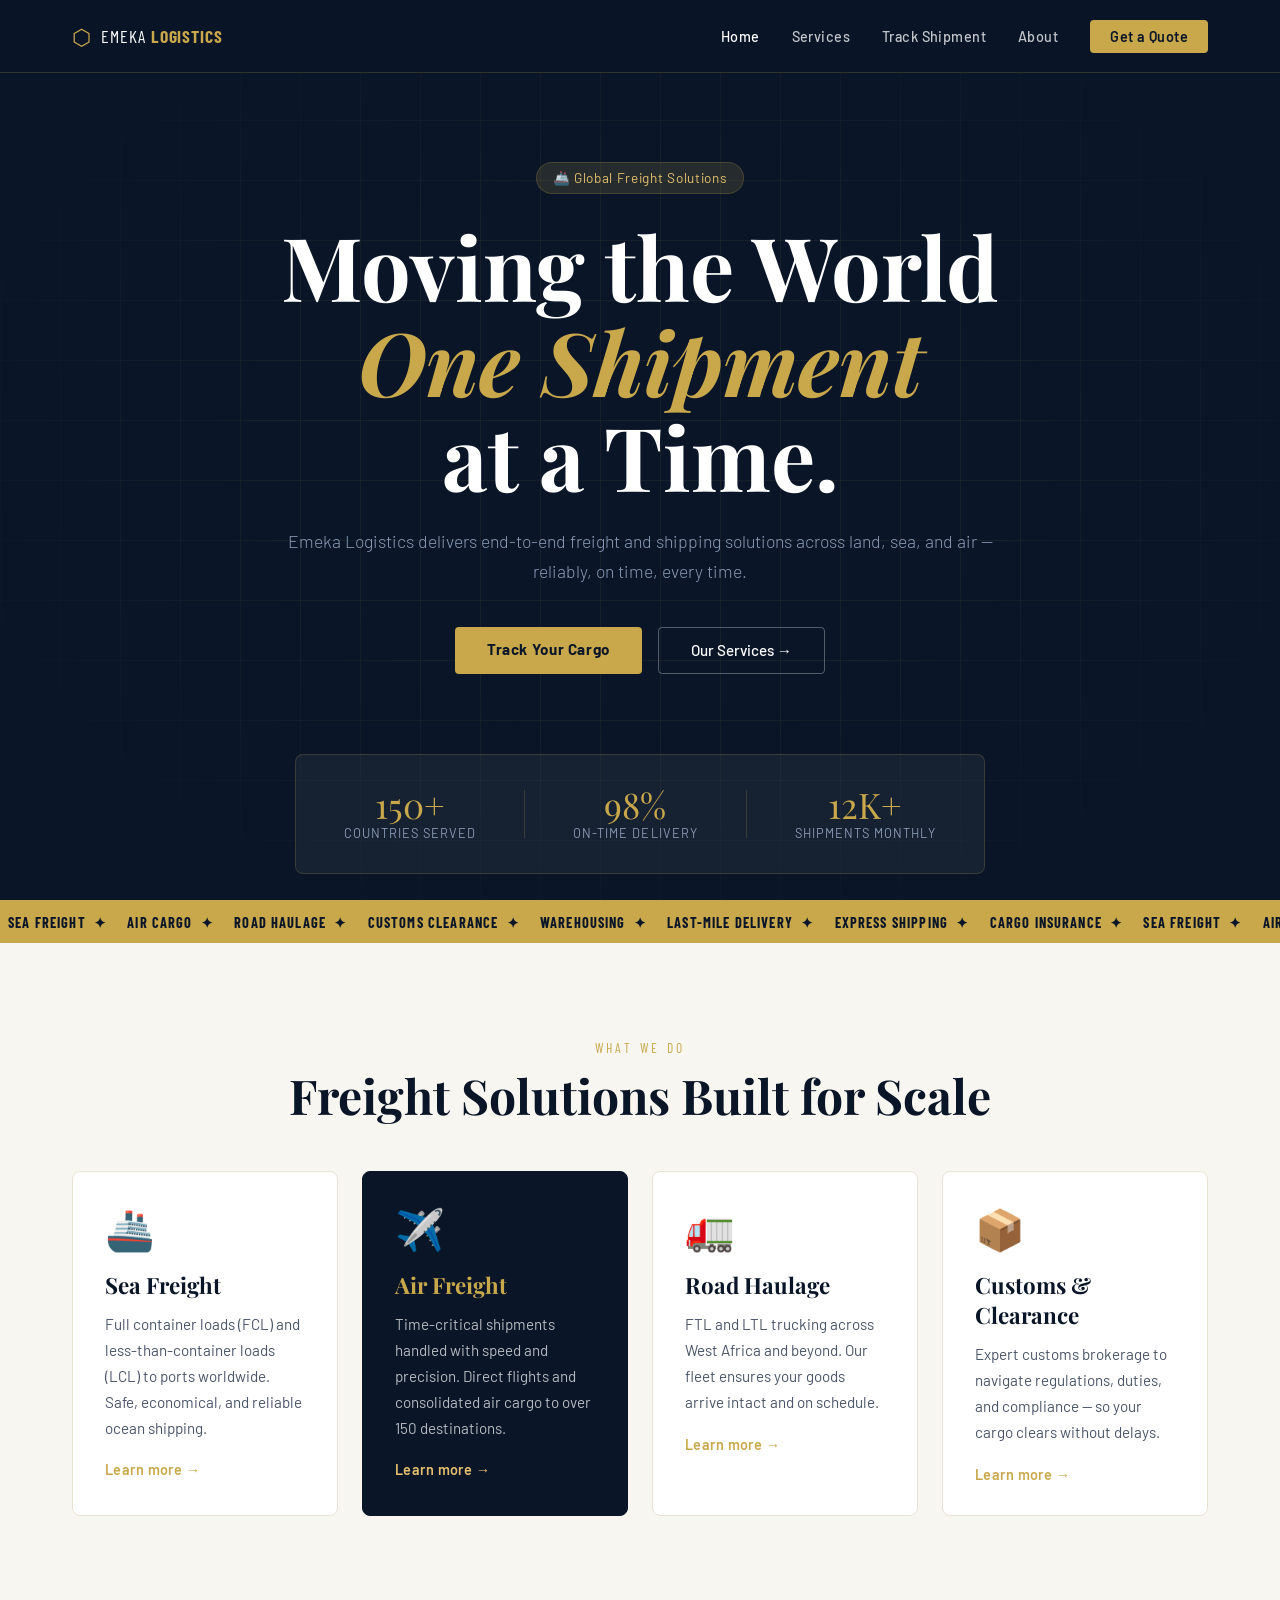
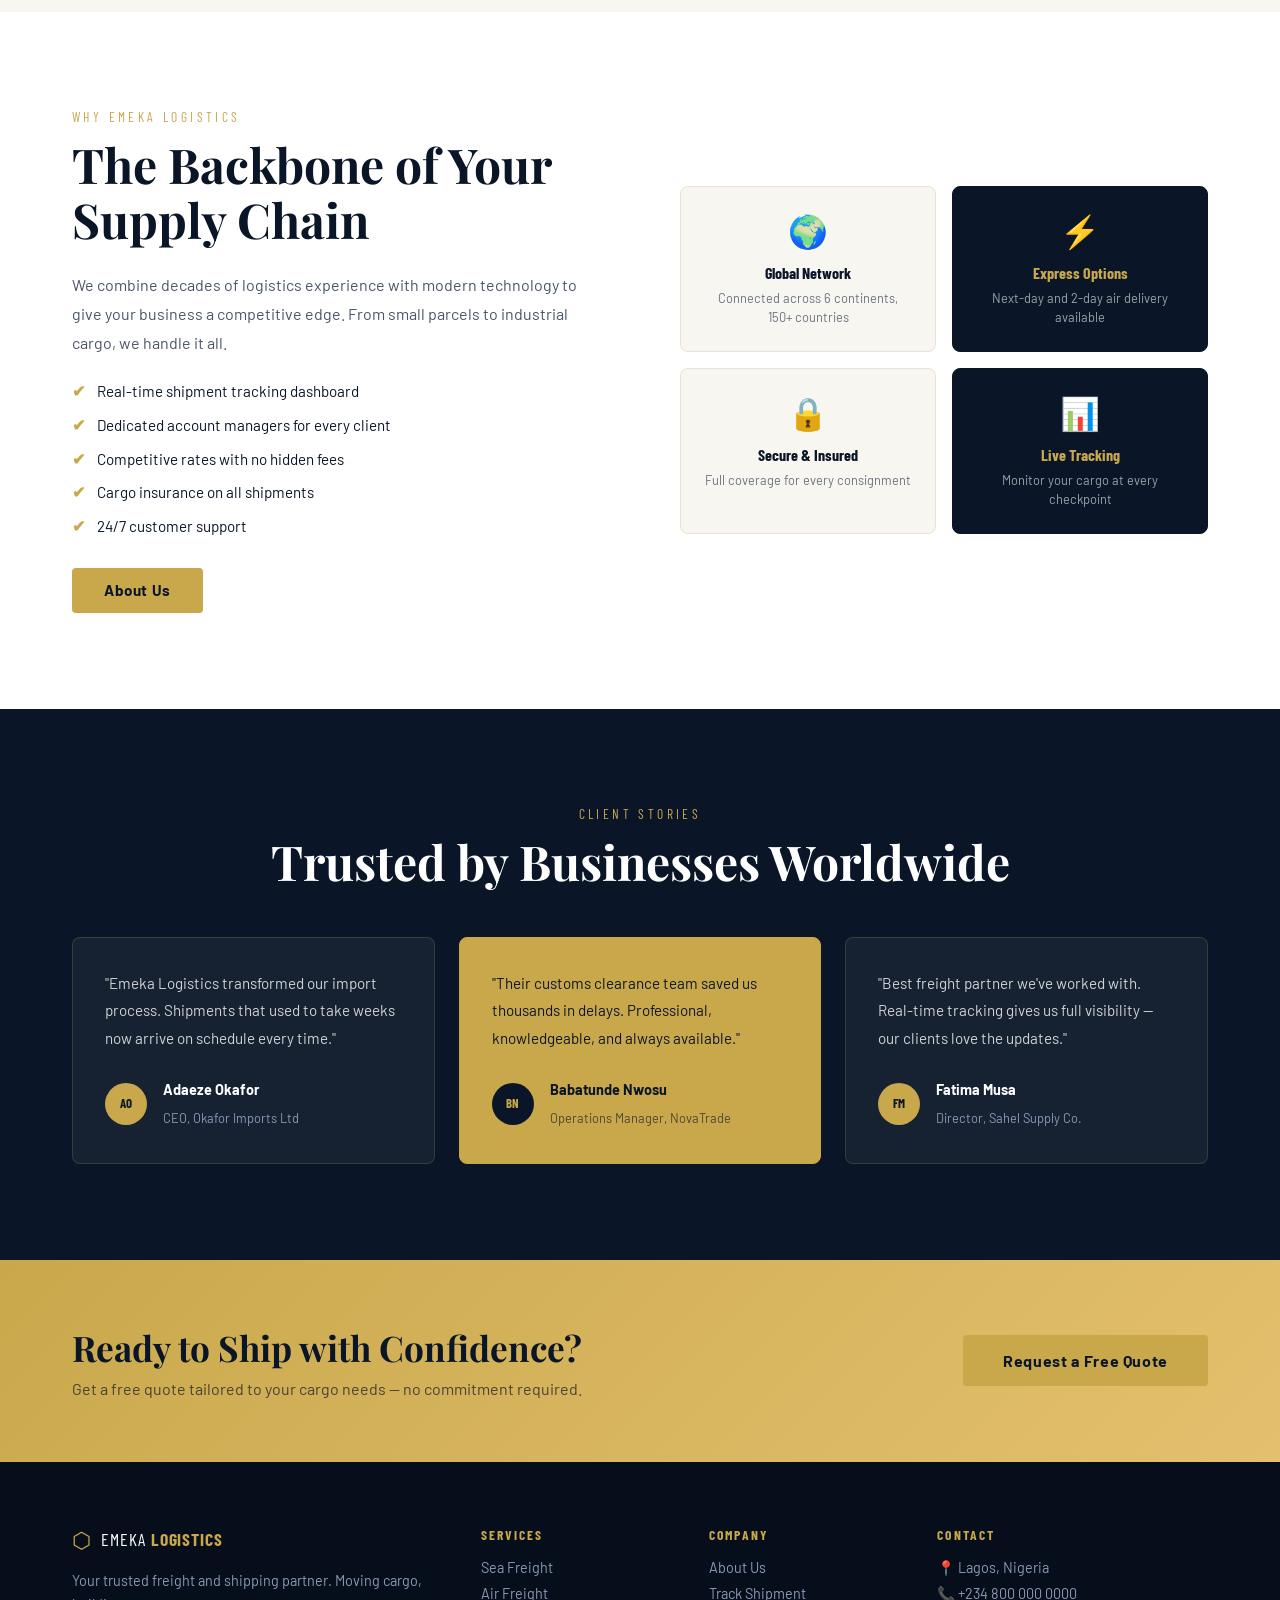
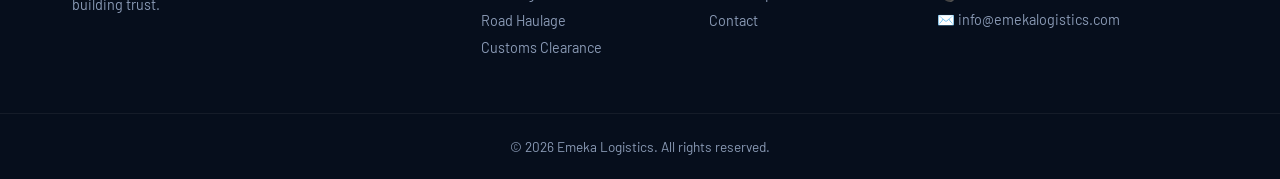
<file: index.html>
<!DOCTYPE html>
<html lang="en">
<head>
  <meta charset="UTF-8" />
  <meta name="viewport" content="width=device-width, initial-scale=1.0" />
  <title>Emeka Logistics — Freight & Shipping Solutions</title>
  <link rel="stylesheet" href="css/style.css" />
  <link rel="preconnect" href="https://fonts.googleapis.com" />
  <link rel="preconnect" href="https://fonts.gstatic.com" crossorigin />
  <link href="https://fonts.googleapis.com/css2?family=Playfair+Display:wght@700;900&family=Barlow:wght@300;400;500;600&family=Barlow+Condensed:wght@600;700&display=swap" rel="stylesheet" />
</head>
<body>

  <header class="navbar">
    <div class="nav-inner">
      <a href="index.html" class="logo">
        <span class="logo-icon">⬡</span>
        <span class="logo-text">EMEKA <strong>LOGISTICS</strong></span>
      </a>
      <nav class="nav-links">
        <a href="index.html" class="active">Home</a>
        <a href="services.html">Services</a>
        <a href="tracking.html">Track Shipment</a>
        <a href="about.html">About</a>
        <a href="contact.html" class="btn-nav">Get a Quote</a>
      </nav>
      <button class="hamburger" id="hamburger" aria-label="Toggle menu">
        <span></span><span></span><span></span>
      </button>
    </div>
  </header>

  <section class="hero">
    <div class="hero-bg-grid"></div>
    <div class="hero-content">
      <div class="hero-badge">🚢 Global Freight Solutions</div>
      <h1 class="hero-title">
        Moving the World<br />
        <em>One Shipment</em><br />
        at a Time.
      </h1>
      <p class="hero-sub">
        Emeka Logistics delivers end-to-end freight and shipping solutions across land, sea, and air — reliably, on time, every time.
      </p>
      <div class="hero-cta">
        <a href="tracking.html" class="btn-primary">Track Your Cargo</a>
        <a href="services.html" class="btn-ghost">Our Services →</a>
      </div>
    </div>
    <div class="hero-stats">
      <div class="stat"><span class="stat-num">150+</span><span class="stat-label">Countries Served</span></div>
      <div class="stat-divider"></div>
      <div class="stat"><span class="stat-num">98%</span><span class="stat-label">On-Time Delivery</span></div>
      <div class="stat-divider"></div>
      <div class="stat"><span class="stat-num">12K+</span><span class="stat-label">Shipments Monthly</span></div>
    </div>
  </section>

  <div class="ticker-wrap">
    <div class="ticker">
      <span>Sea Freight &nbsp;✦&nbsp;</span>
      <span>Air Cargo &nbsp;✦&nbsp;</span>
      <span>Road Haulage &nbsp;✦&nbsp;</span>
      <span>Customs Clearance &nbsp;✦&nbsp;</span>
      <span>Warehousing &nbsp;✦&nbsp;</span>
      <span>Last-Mile Delivery &nbsp;✦&nbsp;</span>
      <span>Express Shipping &nbsp;✦&nbsp;</span>
      <span>Cargo Insurance &nbsp;✦&nbsp;</span>
      <span>Sea Freight &nbsp;✦&nbsp;</span>
      <span>Air Cargo &nbsp;✦&nbsp;</span>
      <span>Road Haulage &nbsp;✦&nbsp;</span>
      <span>Customs Clearance &nbsp;✦&nbsp;</span>
    </div>
  </div>

  <section class="services-preview section">
    <div class="container">
      <div class="section-label">What We Do</div>
      <h2 class="section-title">Freight Solutions Built for Scale</h2>
      <div class="services-grid">
        <div class="service-card">
          <div class="service-icon">🚢</div>
          <h3>Sea Freight</h3>
          <p>Full container loads (FCL) and less-than-container loads (LCL) to ports worldwide. Safe, economical, and reliable ocean shipping.</p>
          <a href="services.html" class="card-link">Learn more →</a>
        </div>
        <div class="service-card featured">
          <div class="service-icon">✈️</div>
          <h3>Air Freight</h3>
          <p>Time-critical shipments handled with speed and precision. Direct flights and consolidated air cargo to over 150 destinations.</p>
          <a href="services.html" class="card-link">Learn more →</a>
        </div>
        <div class="service-card">
          <div class="service-icon">🚛</div>
          <h3>Road Haulage</h3>
          <p>FTL and LTL trucking across West Africa and beyond. Our fleet ensures your goods arrive intact and on schedule.</p>
          <a href="services.html" class="card-link">Learn more →</a>
        </div>
        <div class="service-card">
          <div class="service-icon">📦</div>
          <h3>Customs & Clearance</h3>
          <p>Expert customs brokerage to navigate regulations, duties, and compliance — so your cargo clears without delays.</p>
          <a href="services.html" class="card-link">Learn more →</a>
        </div>
      </div>
    </div>
  </section>

  <section class="why-us section">
    <div class="container why-grid">
      <div class="why-text">
        <div class="section-label">Why Emeka Logistics</div>
        <h2 class="section-title">The Backbone of Your Supply Chain</h2>
        <p>We combine decades of logistics experience with modern technology to give your business a competitive edge. From small parcels to industrial cargo, we handle it all.</p>
        <ul class="why-list">
          <li><span class="check">✔</span> Real-time shipment tracking dashboard</li>
          <li><span class="check">✔</span> Dedicated account managers for every client</li>
          <li><span class="check">✔</span> Competitive rates with no hidden fees</li>
          <li><span class="check">✔</span> Cargo insurance on all shipments</li>
          <li><span class="check">✔</span> 24/7 customer support</li>
        </ul>
        <a href="about.html" class="btn-primary" style="margin-top:2rem;display:inline-block;">About Us</a>
      </div>
      <div class="why-visual">
        <div class="visual-card">
          <div class="visual-icon">🌍</div>
          <p class="visual-label">Global Network</p>
          <p class="visual-sub">Connected across 6 continents, 150+ countries</p>
        </div>
        <div class="visual-card gold">
          <div class="visual-icon">⚡</div>
          <p class="visual-label">Express Options</p>
          <p class="visual-sub">Next-day and 2-day air delivery available</p>
        </div>
        <div class="visual-card">
          <div class="visual-icon">🔒</div>
          <p class="visual-label">Secure & Insured</p>
          <p class="visual-sub">Full coverage for every consignment</p>
        </div>
        <div class="visual-card gold">
          <div class="visual-icon">📊</div>
          <p class="visual-label">Live Tracking</p>
          <p class="visual-sub">Monitor your cargo at every checkpoint</p>
        </div>
      </div>
    </div>
  </section>

  <section class="testimonials section">
    <div class="container">
      <div class="section-label">Client Stories</div>
      <h2 class="section-title">Trusted by Businesses Worldwide</h2>
      <div class="testi-grid">
        <div class="testi-card">
          <p>"Emeka Logistics transformed our import process. Shipments that used to take weeks now arrive on schedule every time."</p>
          <div class="testi-author">
            <div class="avatar">AO</div>
            <div><strong>Adaeze Okafor</strong><br /><small>CEO, Okafor Imports Ltd</small></div>
          </div>
        </div>
        <div class="testi-card featured">
          <p>"Their customs clearance team saved us thousands in delays. Professional, knowledgeable, and always available."</p>
          <div class="testi-author">
            <div class="avatar">BN</div>
            <div><strong>Babatunde Nwosu</strong><br /><small>Operations Manager, NovaTrade</small></div>
          </div>
        </div>
        <div class="testi-card">
          <p>"Best freight partner we've worked with. Real-time tracking gives us full visibility — our clients love the updates."</p>
          <div class="testi-author">
            <div class="avatar">FM</div>
            <div><strong>Fatima Musa</strong><br /><small>Director, Sahel Supply Co.</small></div>
          </div>
        </div>
      </div>
    </div>
  </section>

  <section class="cta-banner">
    <div class="container cta-inner">
      <div>
        <h2>Ready to Ship with Confidence?</h2>
        <p>Get a free quote tailored to your cargo needs — no commitment required.</p>
      </div>
      <a href="contact.html" class="btn-primary btn-large">Request a Free Quote</a>
    </div>
  </section>

  <footer class="footer">
    <div class="container footer-grid">
      <div class="footer-brand">
        <div class="logo">
          <span class="logo-icon">⬡</span>
          <span class="logo-text">EMEKA <strong>LOGISTICS</strong></span>
        </div>
        <p>Your trusted freight and shipping partner. Moving cargo, building trust.</p>
      </div>
      <div class="footer-col">
        <h4>Services</h4>
        <a href="services.html">Sea Freight</a>
        <a href="services.html">Air Freight</a>
        <a href="services.html">Road Haulage</a>
        <a href="services.html">Customs Clearance</a>
      </div>
      <div class="footer-col">
        <h4>Company</h4>
        <a href="about.html">About Us</a>
        <a href="tracking.html">Track Shipment</a>
        <a href="contact.html">Contact</a>
      </div>
      <div class="footer-col">
        <h4>Contact</h4>
        <p>📍 Lagos, Nigeria</p>
        <p>📞 +234 800 000 0000</p>
        <p>✉️ info@emekalogistics.com</p>
      </div>
    </div>
    <div class="footer-bottom">
      <p>© 2026 Emeka Logistics. All rights reserved.</p>
    </div>
  </footer>

  <script src="js/main.js"></script>
</body>
</html>
</file>
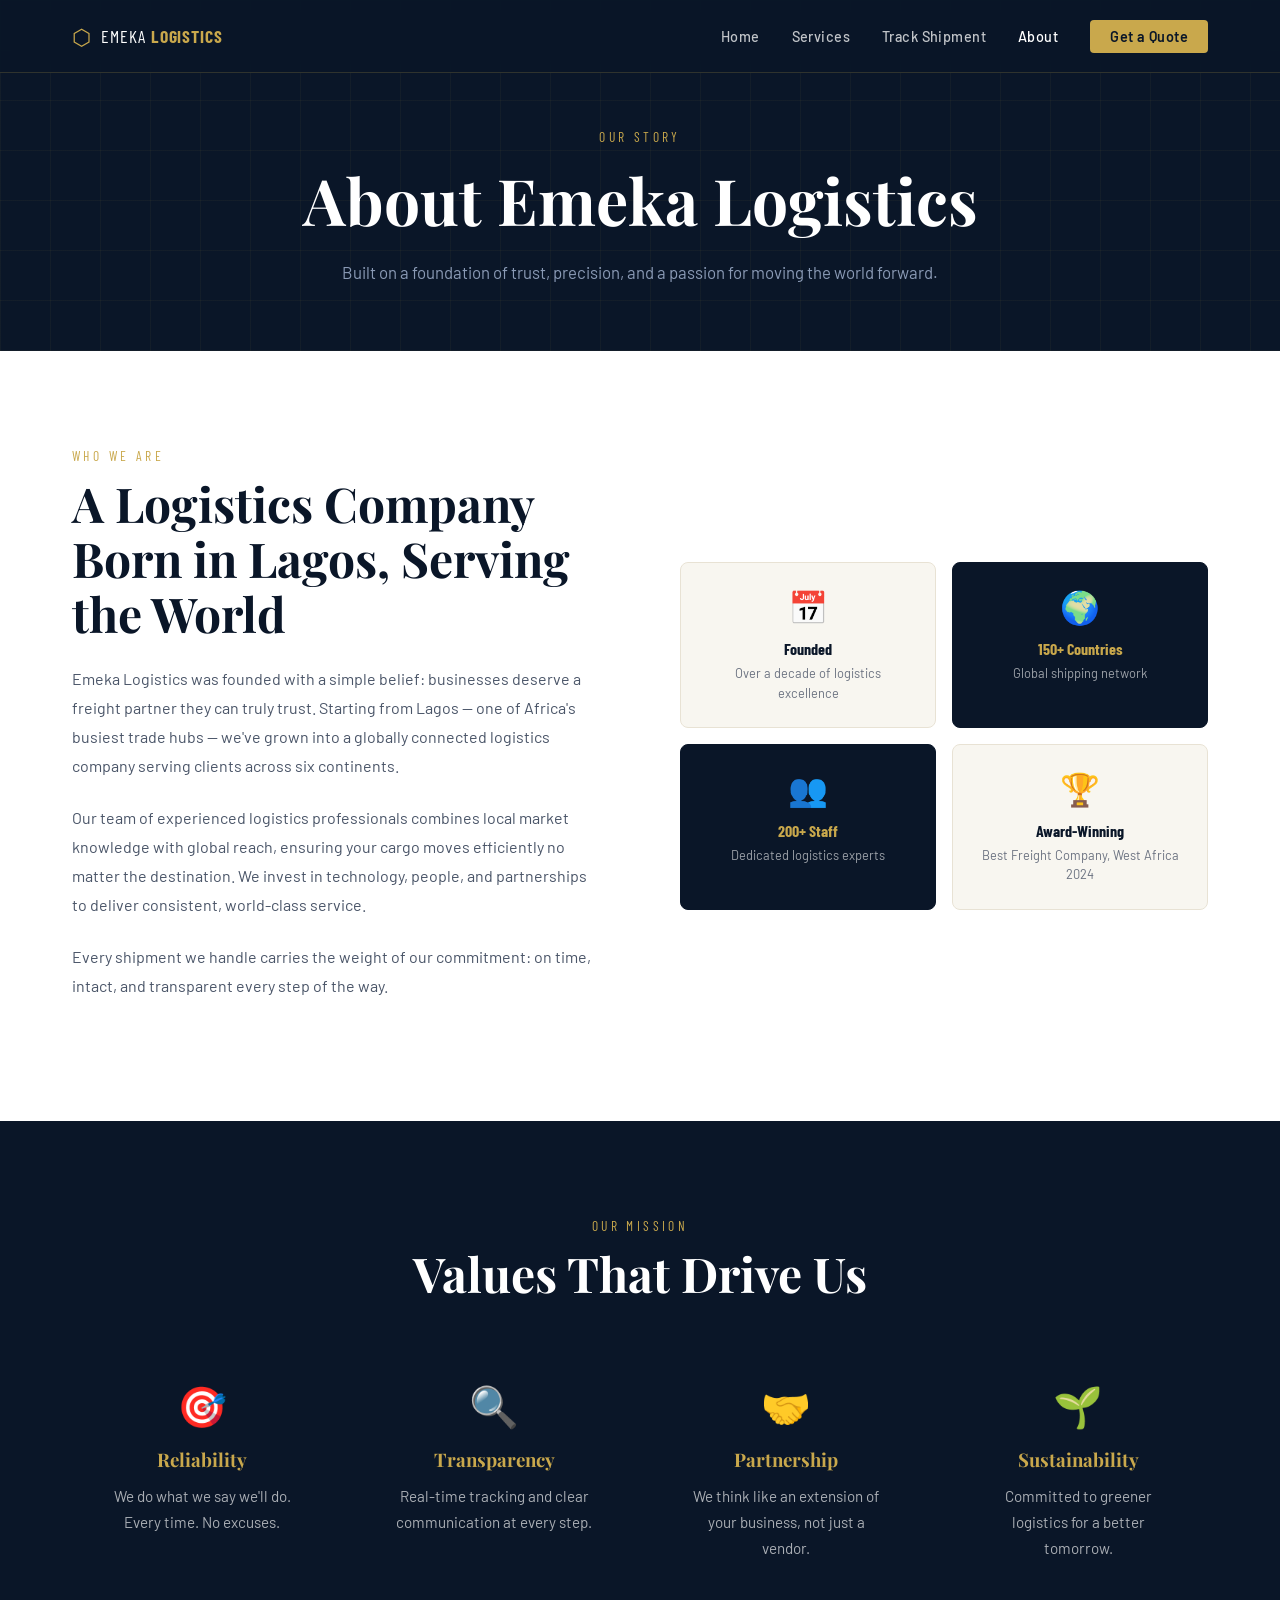
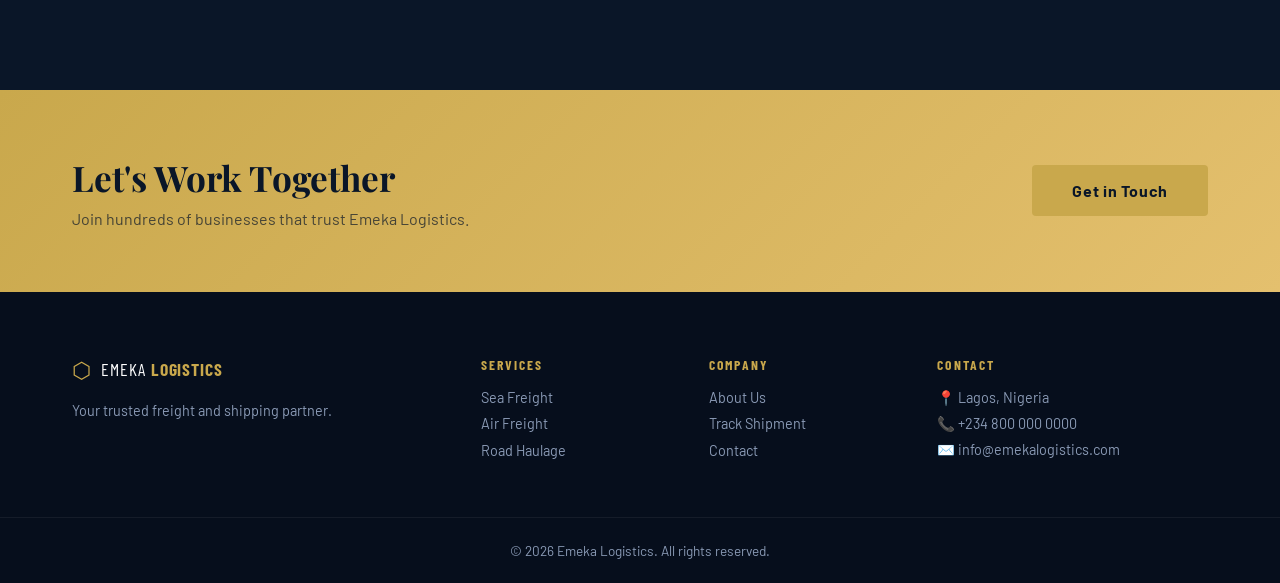
<file: about.html>
<!DOCTYPE html>
<html lang="en">
<head>
  <meta charset="UTF-8" />
  <meta name="viewport" content="width=device-width, initial-scale=1.0" />
  <title>About — Emeka Logistics</title>
  <link rel="stylesheet" href="css/style.css" />
  <link href="https://fonts.googleapis.com/css2?family=Playfair+Display:wght@700;900&family=Barlow:wght@300;400;500;600&family=Barlow+Condensed:wght@600;700&display=swap" rel="stylesheet" />
</head>
<body>
  <header class="navbar">
    <div class="nav-inner">
      <a href="index.html" class="logo"><span class="logo-icon">⬡</span><span class="logo-text">EMEKA <strong>LOGISTICS</strong></span></a>
      <nav class="nav-links">
        <a href="index.html">Home</a><a href="services.html">Services</a>
        <a href="tracking.html">Track Shipment</a><a href="about.html" class="active">About</a>
        <a href="contact.html" class="btn-nav">Get a Quote</a>
      </nav>
      <button class="hamburger" id="hamburger"><span></span><span></span><span></span></button>
    </div>
  </header>

  <section class="page-hero">
    <div class="section-label">Our Story</div>
    <h1>About Emeka Logistics</h1>
    <p>Built on a foundation of trust, precision, and a passion for moving the world forward.</p>
  </section>

  <section class="section">
    <div class="container why-grid">
      <div class="why-text">
        <div class="section-label">Who We Are</div>
        <h2 class="section-title">A Logistics Company Born in Lagos, Serving the World</h2>
        <p>Emeka Logistics was founded with a simple belief: businesses deserve a freight partner they can truly trust. Starting from Lagos — one of Africa's busiest trade hubs — we've grown into a globally connected logistics company serving clients across six continents.</p>
        <p>Our team of experienced logistics professionals combines local market knowledge with global reach, ensuring your cargo moves efficiently no matter the destination. We invest in technology, people, and partnerships to deliver consistent, world-class service.</p>
        <p>Every shipment we handle carries the weight of our commitment: on time, intact, and transparent every step of the way.</p>
      </div>
      <div class="why-visual">
        <div class="visual-card"><div class="visual-icon">📅</div><p class="visual-label">Founded</p><p class="visual-sub">Over a decade of logistics excellence</p></div>
        <div class="visual-card gold"><div class="visual-icon">🌍</div><p class="visual-label">150+ Countries</p><p class="visual-sub">Global shipping network</p></div>
        <div class="visual-card gold"><div class="visual-icon">👥</div><p class="visual-label">200+ Staff</p><p class="visual-sub">Dedicated logistics experts</p></div>
        <div class="visual-card"><div class="visual-icon">🏆</div><p class="visual-label">Award-Winning</p><p class="visual-sub">Best Freight Company, West Africa 2024</p></div>
      </div>
    </div>
  </section>

  <section class="section" style="background: var(--navy); color: white;">
    <div class="container">
      <div style="text-align: center; margin-bottom: 3rem;">
        <div class="section-label">Our Mission</div>
        <h2 class="section-title" style="color: var(--white);">Values That Drive Us</h2>
      </div>
      <div style="display: grid; grid-template-columns: repeat(auto-fit, minmax(220px, 1fr)); gap: 2rem;">
        <div style="text-align: center; padding: 2rem;">
          <div style="font-size: 2.5rem; margin-bottom: 1rem;">🎯</div>
          <h3 style="font-family: var(--font-display); color: var(--gold); margin-bottom: 0.75rem;">Reliability</h3>
          <p style="color: rgba(255,255,255,0.65); font-size: 0.95rem; line-height: 1.7;">We do what we say we'll do. Every time. No excuses.</p>
        </div>
        <div style="text-align: center; padding: 2rem;">
          <div style="font-size: 2.5rem; margin-bottom: 1rem;">🔍</div>
          <h3 style="font-family: var(--font-display); color: var(--gold); margin-bottom: 0.75rem;">Transparency</h3>
          <p style="color: rgba(255,255,255,0.65); font-size: 0.95rem; line-height: 1.7;">Real-time tracking and clear communication at every step.</p>
        </div>
        <div style="text-align: center; padding: 2rem;">
          <div style="font-size: 2.5rem; margin-bottom: 1rem;">🤝</div>
          <h3 style="font-family: var(--font-display); color: var(--gold); margin-bottom: 0.75rem;">Partnership</h3>
          <p style="color: rgba(255,255,255,0.65); font-size: 0.95rem; line-height: 1.7;">We think like an extension of your business, not just a vendor.</p>
        </div>
        <div style="text-align: center; padding: 2rem;">
          <div style="font-size: 2.5rem; margin-bottom: 1rem;">🌱</div>
          <h3 style="font-family: var(--font-display); color: var(--gold); margin-bottom: 0.75rem;">Sustainability</h3>
          <p style="color: rgba(255,255,255,0.65); font-size: 0.95rem; line-height: 1.7;">Committed to greener logistics for a better tomorrow.</p>
        </div>
      </div>
    </div>
  </section>

  <section class="cta-banner">
    <div class="container cta-inner">
      <div><h2>Let's Work Together</h2><p>Join hundreds of businesses that trust Emeka Logistics.</p></div>
      <a href="contact.html" class="btn-primary btn-large">Get in Touch</a>
    </div>
  </section>

  <footer class="footer">
    <div class="container footer-grid">
      <div class="footer-brand"><div class="logo"><span class="logo-icon">⬡</span><span class="logo-text">EMEKA <strong>LOGISTICS</strong></span></div><p>Your trusted freight and shipping partner.</p></div>
      <div class="footer-col"><h4>Services</h4><a href="services.html">Sea Freight</a><a href="services.html">Air Freight</a><a href="services.html">Road Haulage</a></div>
      <div class="footer-col"><h4>Company</h4><a href="about.html">About Us</a><a href="tracking.html">Track Shipment</a><a href="contact.html">Contact</a></div>
      <div class="footer-col"><h4>Contact</h4><p>📍 Lagos, Nigeria</p><p>📞 +234 800 000 0000</p><p>✉️ info@emekalogistics.com</p></div>
    </div>
    <div class="footer-bottom"><p>© 2026 Emeka Logistics. All rights reserved.</p></div>
  </footer>
  <script src="js/main.js"></script>
</body>
</html>
</file>
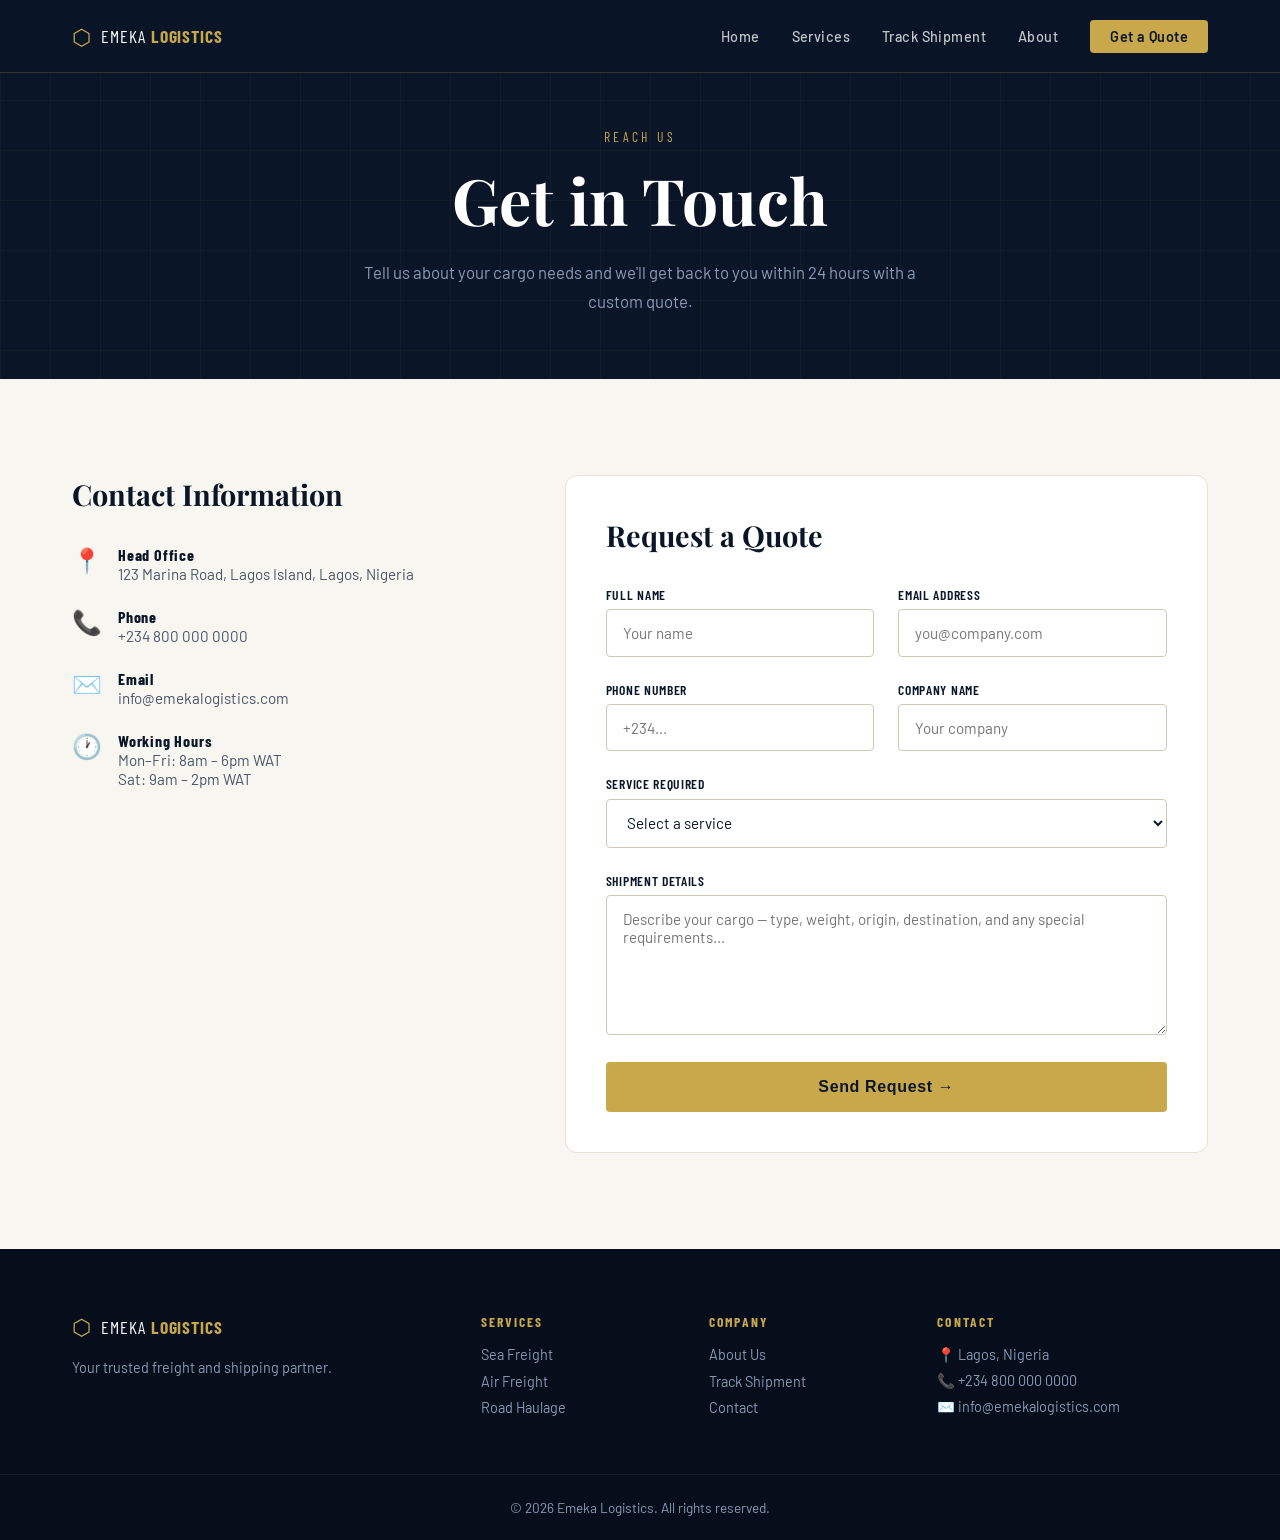
<file: contact.html>
<!DOCTYPE html>
<html lang="en">
<head>
  <meta charset="UTF-8" />
  <meta name="viewport" content="width=device-width, initial-scale=1.0" />
  <title>Contact — Emeka Logistics</title>
  <link rel="stylesheet" href="css/style.css" />
  <link href="https://fonts.googleapis.com/css2?family=Playfair+Display:wght@700;900&family=Barlow:wght@300;400;500;600&family=Barlow+Condensed:wght@600;700&display=swap" rel="stylesheet" />
</head>
<body>
  <header class="navbar">
    <div class="nav-inner">
      <a href="index.html" class="logo"><span class="logo-icon">⬡</span><span class="logo-text">EMEKA <strong>LOGISTICS</strong></span></a>
      <nav class="nav-links">
        <a href="index.html">Home</a><a href="services.html">Services</a>
        <a href="tracking.html">Track Shipment</a><a href="about.html">About</a>
        <a href="contact.html" class="btn-nav active">Get a Quote</a>
      </nav>
      <button class="hamburger" id="hamburger"><span></span><span></span><span></span></button>
    </div>
  </header>

  <section class="page-hero">
    <div class="section-label">Reach Us</div>
    <h1>Get in Touch</h1>
    <p>Tell us about your cargo needs and we'll get back to you within 24 hours with a custom quote.</p>
  </section>

  <section class="section" style="background: var(--off-white);">
    <div class="container">
      <div style="display: grid; grid-template-columns: 1fr 1.5fr; gap: 4rem; align-items: start;">

        <div>
          <h2 style="font-family: var(--font-display); font-size: 1.8rem; color: var(--navy); margin-bottom: 2rem;">Contact Information</h2>
          <div style="display: flex; flex-direction: column; gap: 1.5rem;">
            <div style="display: flex; gap: 1rem; align-items: flex-start;">
              <div style="font-size: 1.5rem;">📍</div>
              <div><strong style="display: block; color: var(--navy); font-family: var(--font-cond); letter-spacing: 0.05em;">Head Office</strong><span style="color: #4a5568; font-size: 0.95rem;">123 Marina Road, Lagos Island, Lagos, Nigeria</span></div>
            </div>
            <div style="display: flex; gap: 1rem; align-items: flex-start;">
              <div style="font-size: 1.5rem;">📞</div>
              <div><strong style="display: block; color: var(--navy); font-family: var(--font-cond); letter-spacing: 0.05em;">Phone</strong><span style="color: #4a5568; font-size: 0.95rem;">+234 800 000 0000</span></div>
            </div>
            <div style="display: flex; gap: 1rem; align-items: flex-start;">
              <div style="font-size: 1.5rem;">✉️</div>
              <div><strong style="display: block; color: var(--navy); font-family: var(--font-cond); letter-spacing: 0.05em;">Email</strong><span style="color: #4a5568; font-size: 0.95rem;">info@emekalogistics.com</span></div>
            </div>
            <div style="display: flex; gap: 1rem; align-items: flex-start;">
              <div style="font-size: 1.5rem;">🕐</div>
              <div><strong style="display: block; color: var(--navy); font-family: var(--font-cond); letter-spacing: 0.05em;">Working Hours</strong><span style="color: #4a5568; font-size: 0.95rem;">Mon–Fri: 8am – 6pm WAT<br />Sat: 9am – 2pm WAT</span></div>
            </div>
          </div>
        </div>

        <div style="background: var(--white); border-radius: 12px; padding: 2.5rem; border: 1px solid #e8e2d4;">
          <h2 style="font-family: var(--font-display); font-size: 1.8rem; color: var(--navy); margin-bottom: 2rem;">Request a Quote</h2>
          <div id="contactForm">
            <div style="display: grid; grid-template-columns: 1fr 1fr; gap: 1.5rem;">
              <div class="form-group"><label>Full Name</label><input type="text" placeholder="Your name" /></div>
              <div class="form-group"><label>Email Address</label><input type="email" placeholder="you@company.com" /></div>
            </div>
            <div style="display: grid; grid-template-columns: 1fr 1fr; gap: 1.5rem;">
              <div class="form-group"><label>Phone Number</label><input type="tel" placeholder="+234..." /></div>
              <div class="form-group"><label>Company Name</label><input type="text" placeholder="Your company" /></div>
            </div>
            <div class="form-group">
              <label>Service Required</label>
              <select>
                <option value="">Select a service</option>
                <option>Sea Freight</option>
                <option>Air Freight</option>
                <option>Road Haulage</option>
                <option>Customs & Clearance</option>
                <option>Warehousing</option>
                <option>Last-Mile Delivery</option>
                <option>Multiple Services</option>
              </select>
            </div>
            <div class="form-group">
              <label>Shipment Details</label>
              <textarea placeholder="Describe your cargo — type, weight, origin, destination, and any special requirements..."></textarea>
            </div>
            <button class="btn-primary" onclick="submitForm()" style="width: 100%; border: none; cursor: pointer; font-size: 1rem; padding: 1rem;">Send Request →</button>
          </div>
          <div id="successMsg" style="display: none; text-align: center; padding: 3rem 1rem;">
            <div style="font-size: 3rem; margin-bottom: 1rem;">✅</div>
            <h3 style="font-family: var(--font-display); color: var(--navy); font-size: 1.5rem; margin-bottom: 0.75rem;">Request Received!</h3>
            <p style="color: #4a5568;">Thank you for reaching out. Our team will contact you within 24 hours with a custom quote.</p>
          </div>
        </div>
      </div>
    </div>
  </section>

  <footer class="footer">
    <div class="container footer-grid">
      <div class="footer-brand"><div class="logo"><span class="logo-icon">⬡</span><span class="logo-text">EMEKA <strong>LOGISTICS</strong></span></div><p>Your trusted freight and shipping partner.</p></div>
      <div class="footer-col"><h4>Services</h4><a href="services.html">Sea Freight</a><a href="services.html">Air Freight</a><a href="services.html">Road Haulage</a></div>
      <div class="footer-col"><h4>Company</h4><a href="about.html">About Us</a><a href="tracking.html">Track Shipment</a><a href="contact.html">Contact</a></div>
      <div class="footer-col"><h4>Contact</h4><p>📍 Lagos, Nigeria</p><p>📞 +234 800 000 0000</p><p>✉️ info@emekalogistics.com</p></div>
    </div>
    <div class="footer-bottom"><p>© 2026 Emeka Logistics. All rights reserved.</p></div>
  </footer>

  <script src="js/main.js"></script>
  <script>
    function submitForm() {
      document.getElementById('contactForm').style.display = 'none';
      document.getElementById('successMsg').style.display = 'block';
    }
  </script>
  <style>
    @media (max-width: 720px) {
      .container > div[style*="grid-template-columns: 1fr 1.5fr"] { grid-template-columns: 1fr !important; }
      div[style*="grid-template-columns: 1fr 1fr"] { grid-template-columns: 1fr !important; }
    }
  </style>
</body>
</html>
</file>
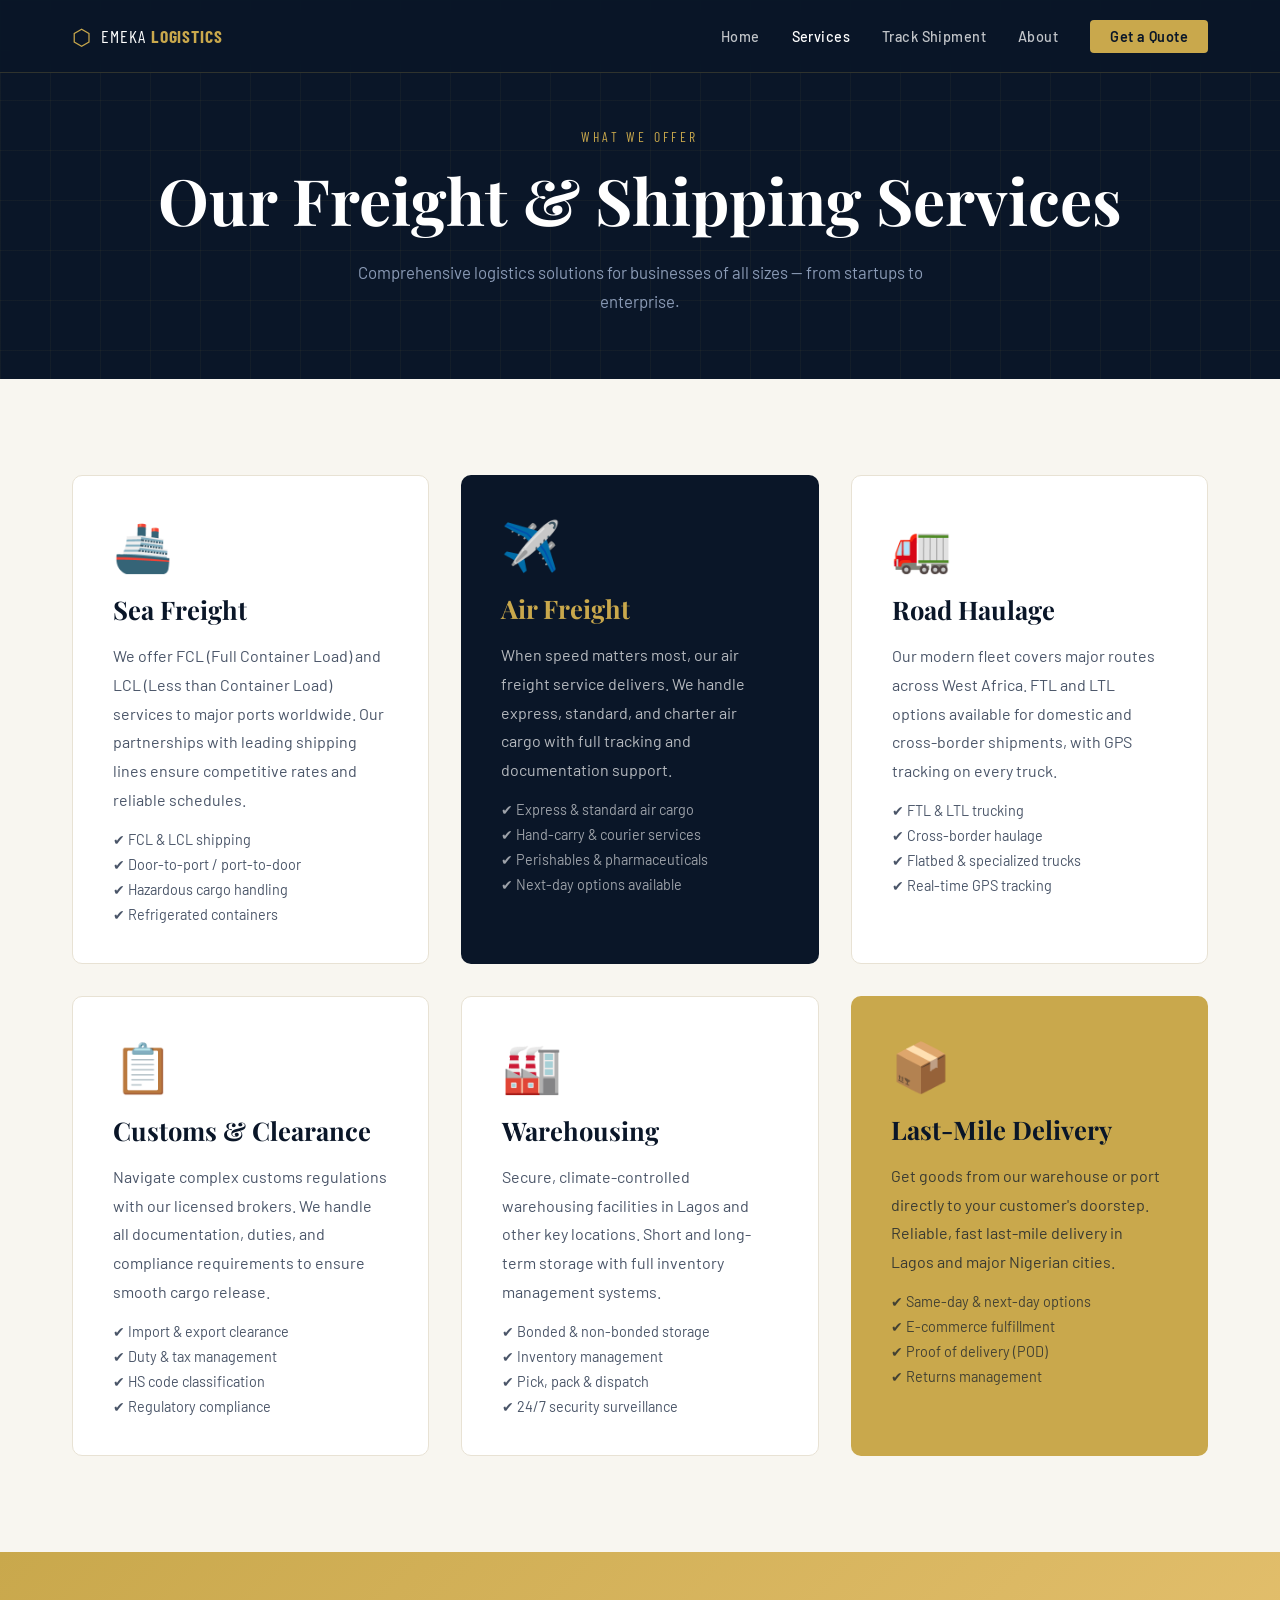
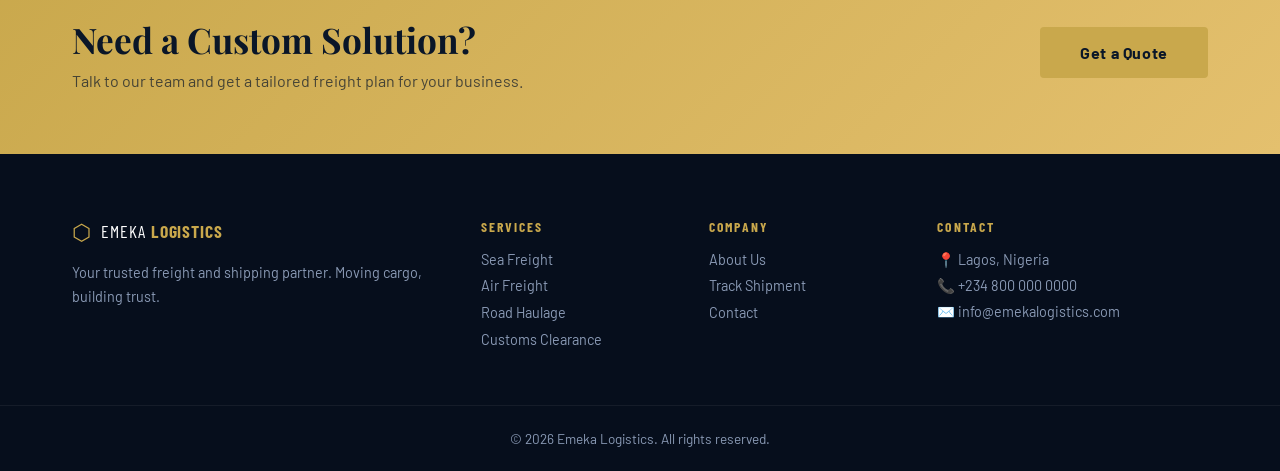
<file: services.html>
<!DOCTYPE html>
<html lang="en">
<head>
  <meta charset="UTF-8" />
  <meta name="viewport" content="width=device-width, initial-scale=1.0" />
  <title>Services — Emeka Logistics</title>
  <link rel="stylesheet" href="css/style.css" />
  <link href="https://fonts.googleapis.com/css2?family=Playfair+Display:wght@700;900&family=Barlow:wght@300;400;500;600&family=Barlow+Condensed:wght@600;700&display=swap" rel="stylesheet" />
</head>
<body>
  <header class="navbar">
    <div class="nav-inner">
      <a href="index.html" class="logo"><span class="logo-icon">⬡</span><span class="logo-text">EMEKA <strong>LOGISTICS</strong></span></a>
      <nav class="nav-links">
        <a href="index.html">Home</a>
        <a href="services.html" class="active">Services</a>
        <a href="tracking.html">Track Shipment</a>
        <a href="about.html">About</a>
        <a href="contact.html" class="btn-nav">Get a Quote</a>
      </nav>
      <button class="hamburger" id="hamburger"><span></span><span></span><span></span></button>
    </div>
  </header>

  <section class="page-hero">
    <div class="section-label">What We Offer</div>
    <h1>Our Freight & Shipping Services</h1>
    <p>Comprehensive logistics solutions for businesses of all sizes — from startups to enterprise.</p>
  </section>

  <section class="section" style="background: var(--off-white);">
    <div class="container">
      <div style="display: grid; grid-template-columns: repeat(auto-fit, minmax(320px, 1fr)); gap: 2rem;">

        <div style="background: var(--white); border-radius: 10px; padding: 2.5rem; border: 1px solid #e8e2d4;">
          <div style="font-size: 3rem; margin-bottom: 1rem;">🚢</div>
          <h3 style="font-family: var(--font-display); font-size: 1.6rem; color: var(--navy); margin-bottom: 1rem;">Sea Freight</h3>
          <p style="color: #4a5568; line-height: 1.8; margin-bottom: 1rem;">We offer FCL (Full Container Load) and LCL (Less than Container Load) services to major ports worldwide. Our partnerships with leading shipping lines ensure competitive rates and reliable schedules.</p>
          <ul style="list-style: none; display: flex; flex-direction: column; gap: 0.5rem; color: #4a5568; font-size: 0.9rem;">
            <li>✔ FCL & LCL shipping</li>
            <li>✔ Door-to-port / port-to-door</li>
            <li>✔ Hazardous cargo handling</li>
            <li>✔ Refrigerated containers</li>
          </ul>
        </div>

        <div style="background: var(--navy); border-radius: 10px; padding: 2.5rem;">
          <div style="font-size: 3rem; margin-bottom: 1rem;">✈️</div>
          <h3 style="font-family: var(--font-display); font-size: 1.6rem; color: var(--gold); margin-bottom: 1rem;">Air Freight</h3>
          <p style="color: rgba(255,255,255,0.7); line-height: 1.8; margin-bottom: 1rem;">When speed matters most, our air freight service delivers. We handle express, standard, and charter air cargo with full tracking and documentation support.</p>
          <ul style="list-style: none; display: flex; flex-direction: column; gap: 0.5rem; color: rgba(255,255,255,0.6); font-size: 0.9rem;">
            <li>✔ Express & standard air cargo</li>
            <li>✔ Hand-carry & courier services</li>
            <li>✔ Perishables & pharmaceuticals</li>
            <li>✔ Next-day options available</li>
          </ul>
        </div>

        <div style="background: var(--white); border-radius: 10px; padding: 2.5rem; border: 1px solid #e8e2d4;">
          <div style="font-size: 3rem; margin-bottom: 1rem;">🚛</div>
          <h3 style="font-family: var(--font-display); font-size: 1.6rem; color: var(--navy); margin-bottom: 1rem;">Road Haulage</h3>
          <p style="color: #4a5568; line-height: 1.8; margin-bottom: 1rem;">Our modern fleet covers major routes across West Africa. FTL and LTL options available for domestic and cross-border shipments, with GPS tracking on every truck.</p>
          <ul style="list-style: none; display: flex; flex-direction: column; gap: 0.5rem; color: #4a5568; font-size: 0.9rem;">
            <li>✔ FTL & LTL trucking</li>
            <li>✔ Cross-border haulage</li>
            <li>✔ Flatbed & specialized trucks</li>
            <li>✔ Real-time GPS tracking</li>
          </ul>
        </div>

        <div style="background: var(--white); border-radius: 10px; padding: 2.5rem; border: 1px solid #e8e2d4;">
          <div style="font-size: 3rem; margin-bottom: 1rem;">📋</div>
          <h3 style="font-family: var(--font-display); font-size: 1.6rem; color: var(--navy); margin-bottom: 1rem;">Customs & Clearance</h3>
          <p style="color: #4a5568; line-height: 1.8; margin-bottom: 1rem;">Navigate complex customs regulations with our licensed brokers. We handle all documentation, duties, and compliance requirements to ensure smooth cargo release.</p>
          <ul style="list-style: none; display: flex; flex-direction: column; gap: 0.5rem; color: #4a5568; font-size: 0.9rem;">
            <li>✔ Import & export clearance</li>
            <li>✔ Duty & tax management</li>
            <li>✔ HS code classification</li>
            <li>✔ Regulatory compliance</li>
          </ul>
        </div>

        <div style="background: var(--white); border-radius: 10px; padding: 2.5rem; border: 1px solid #e8e2d4;">
          <div style="font-size: 3rem; margin-bottom: 1rem;">🏭</div>
          <h3 style="font-family: var(--font-display); font-size: 1.6rem; color: var(--navy); margin-bottom: 1rem;">Warehousing</h3>
          <p style="color: #4a5568; line-height: 1.8; margin-bottom: 1rem;">Secure, climate-controlled warehousing facilities in Lagos and other key locations. Short and long-term storage with full inventory management systems.</p>
          <ul style="list-style: none; display: flex; flex-direction: column; gap: 0.5rem; color: #4a5568; font-size: 0.9rem;">
            <li>✔ Bonded & non-bonded storage</li>
            <li>✔ Inventory management</li>
            <li>✔ Pick, pack & dispatch</li>
            <li>✔ 24/7 security surveillance</li>
          </ul>
        </div>

        <div style="background: var(--gold); border-radius: 10px; padding: 2.5rem;">
          <div style="font-size: 3rem; margin-bottom: 1rem;">📦</div>
          <h3 style="font-family: var(--font-display); font-size: 1.6rem; color: var(--navy); margin-bottom: 1rem;">Last-Mile Delivery</h3>
          <p style="color: rgba(10,22,40,0.75); line-height: 1.8; margin-bottom: 1rem;">Get goods from our warehouse or port directly to your customer's doorstep. Reliable, fast last-mile delivery in Lagos and major Nigerian cities.</p>
          <ul style="list-style: none; display: flex; flex-direction: column; gap: 0.5rem; color: rgba(10,22,40,0.7); font-size: 0.9rem;">
            <li>✔ Same-day & next-day options</li>
            <li>✔ E-commerce fulfillment</li>
            <li>✔ Proof of delivery (POD)</li>
            <li>✔ Returns management</li>
          </ul>
        </div>

      </div>
    </div>
  </section>

  <section class="cta-banner">
    <div class="container cta-inner">
      <div><h2>Need a Custom Solution?</h2><p>Talk to our team and get a tailored freight plan for your business.</p></div>
      <a href="contact.html" class="btn-primary btn-large">Get a Quote</a>
    </div>
  </section>

  <footer class="footer">
    <div class="container footer-grid">
      <div class="footer-brand">
        <div class="logo"><span class="logo-icon">⬡</span><span class="logo-text">EMEKA <strong>LOGISTICS</strong></span></div>
        <p>Your trusted freight and shipping partner. Moving cargo, building trust.</p>
      </div>
      <div class="footer-col"><h4>Services</h4><a href="services.html">Sea Freight</a><a href="services.html">Air Freight</a><a href="services.html">Road Haulage</a><a href="services.html">Customs Clearance</a></div>
      <div class="footer-col"><h4>Company</h4><a href="about.html">About Us</a><a href="tracking.html">Track Shipment</a><a href="contact.html">Contact</a></div>
      <div class="footer-col"><h4>Contact</h4><p>📍 Lagos, Nigeria</p><p>📞 +234 800 000 0000</p><p>✉️ info@emekalogistics.com</p></div>
    </div>
    <div class="footer-bottom"><p>© 2026 Emeka Logistics. All rights reserved.</p></div>
  </footer>
  <script src="js/main.js"></script>
</body>
</html>
</file>
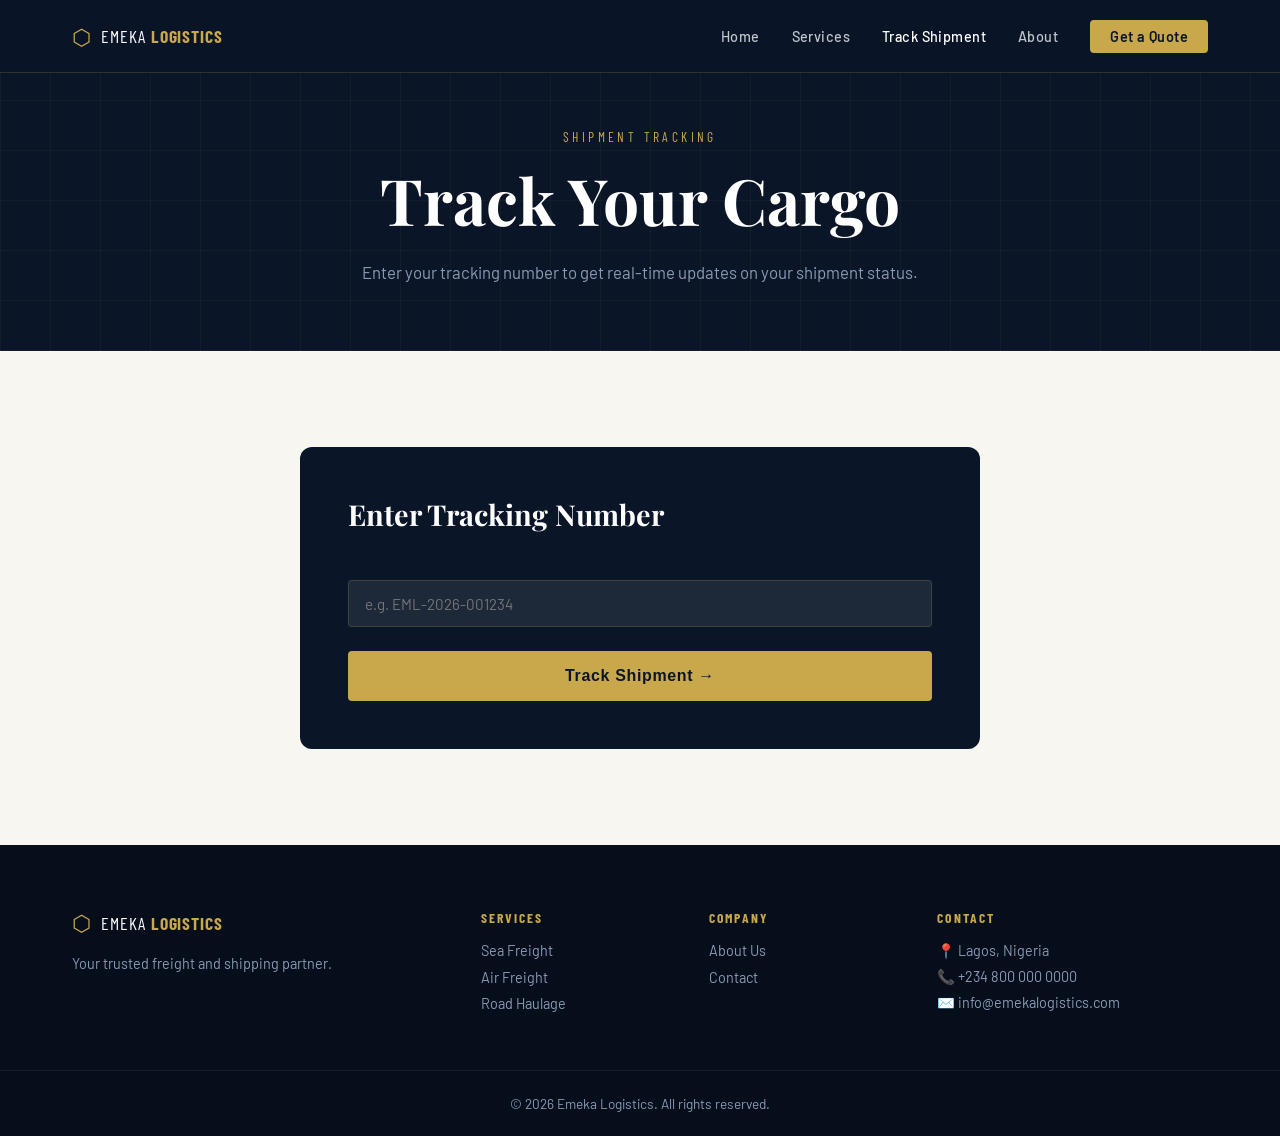
<file: tracking.html>
<!DOCTYPE html>
<html lang="en">
<head>
  <meta charset="UTF-8" />
  <meta name="viewport" content="width=device-width, initial-scale=1.0" />
  <title>Track Shipment — Emeka Logistics</title>
  <link rel="stylesheet" href="css/style.css" />
  <link href="https://fonts.googleapis.com/css2?family=Playfair+Display:wght@700;900&family=Barlow:wght@300;400;500;600&family=Barlow+Condensed:wght@600;700&display=swap" rel="stylesheet" />
</head>
<body>
  <header class="navbar">
    <div class="nav-inner">
      <a href="index.html" class="logo"><span class="logo-icon">⬡</span><span class="logo-text">EMEKA <strong>LOGISTICS</strong></span></a>
      <nav class="nav-links">
        <a href="index.html">Home</a>
        <a href="services.html">Services</a>
        <a href="tracking.html" class="active">Track Shipment</a>
        <a href="about.html">About</a>
        <a href="contact.html" class="btn-nav">Get a Quote</a>
      </nav>
      <button class="hamburger" id="hamburger"><span></span><span></span><span></span></button>
    </div>
  </header>

  <section class="page-hero">
    <div class="section-label">Shipment Tracking</div>
    <h1>Track Your Cargo</h1>
    <p>Enter your tracking number to get real-time updates on your shipment status.</p>
  </section>

  <section class="section" style="background: var(--off-white);">
    <div class="container">
      <div class="tracking-box">
        <h2>Enter Tracking Number</h2>
        <div class="form-group">
          <label for="trackInput">Tracking / Bill of Lading Number</label>
          <input type="text" id="trackInput" placeholder="e.g. EML-2026-001234" style="background: rgba(255,255,255,0.08); border-color: var(--border); color: var(--white);" />
        </div>
        <button class="btn-primary" onclick="trackShipment()" style="width: 100%; text-align: center; border: none; cursor: pointer; font-size: 1rem; padding: 1rem;">Track Shipment →</button>

        <div class="tracking-result" id="trackResult">
          <p style="color: var(--gold); font-family: var(--font-cond); font-size: 0.85rem; letter-spacing: 0.1em; text-transform: uppercase; margin-bottom: 1rem;">Tracking: <span id="trackNum">—</span></p>
          <div class="track-step">
            <div class="track-dot active"></div>
            <div class="track-info"><strong>In Transit — Rotterdam Port</strong><small>May 20, 2026 — 09:14 UTC</small></div>
          </div>
          <div class="track-step">
            <div class="track-dot"></div>
            <div class="track-info"><strong>Departed — Shanghai Port</strong><small>May 14, 2026 — 18:30 UTC</small></div>
          </div>
          <div class="track-step">
            <div class="track-dot"></div>
            <div class="track-info"><strong>Customs Cleared — Shanghai</strong><small>May 13, 2026 — 11:00 UTC</small></div>
          </div>
          <div class="track-step">
            <div class="track-dot"></div>
            <div class="track-info"><strong>Received at Origin Warehouse</strong><small>May 11, 2026 — 08:45 UTC</small></div>
          </div>
          <div class="track-step">
            <div class="track-dot"></div>
            <div class="track-info"><strong>Booking Confirmed</strong><small>May 10, 2026 — 14:22 UTC</small></div>
          </div>
          <p style="margin-top: 1.5rem; font-size: 0.85rem; color: var(--text-muted);">Estimated Arrival: <strong style="color: var(--gold);">May 28, 2026</strong></p>
        </div>
      </div>
    </div>
  </section>

  <footer class="footer">
    <div class="container footer-grid">
      <div class="footer-brand">
        <div class="logo"><span class="logo-icon">⬡</span><span class="logo-text">EMEKA <strong>LOGISTICS</strong></span></div>
        <p>Your trusted freight and shipping partner.</p>
      </div>
      <div class="footer-col"><h4>Services</h4><a href="services.html">Sea Freight</a><a href="services.html">Air Freight</a><a href="services.html">Road Haulage</a></div>
      <div class="footer-col"><h4>Company</h4><a href="about.html">About Us</a><a href="contact.html">Contact</a></div>
      <div class="footer-col"><h4>Contact</h4><p>📍 Lagos, Nigeria</p><p>📞 +234 800 000 0000</p><p>✉️ info@emekalogistics.com</p></div>
    </div>
    <div class="footer-bottom"><p>© 2026 Emeka Logistics. All rights reserved.</p></div>
  </footer>

  <script src="js/main.js"></script>
  <script>
    function trackShipment() {
      const val = document.getElementById('trackInput').value.trim();
      if (!val) { alert('Please enter a tracking number.'); return; }
      document.getElementById('trackNum').textContent = val;
      const result = document.getElementById('trackResult');
      result.classList.add('show');
      result.scrollIntoView({ behavior: 'smooth', block: 'nearest' });
    }
    document.getElementById('trackInput').addEventListener('keypress', (e) => {
      if (e.key === 'Enter') trackShipment();
    });
  </script>
</body>
</html>
</file>
<file: css/style.css>
/* ===========================
   EMEKA LOGISTICS — MAIN CSS
   Navy & Gold Theme
   =========================== */

:root {
  --navy: #0a1628;
  --navy-mid: #122044;
  --navy-light: #1a2f5e;
  --gold: #c9a84c;
  --gold-light: #e4c06e;
  --gold-pale: #f5e6c0;
  --white: #ffffff;
  --off-white: #f8f6f0;
  --text-muted: #8a9ab5;
  --border: rgba(201,168,76,0.2);
  --font-display: 'Playfair Display', serif;
  --font-body: 'Barlow', sans-serif;
  --font-cond: 'Barlow Condensed', sans-serif;
}

*, *::before, *::after { box-sizing: border-box; margin: 0; padding: 0; }

html { scroll-behavior: smooth; }

body {
  font-family: var(--font-body);
  background: var(--white);
  color: var(--navy);
  overflow-x: hidden;
}

/* ---- UTILITIES ---- */
.container { max-width: 1200px; margin: 0 auto; padding: 0 2rem; }
.section { padding: 6rem 0; }
.section-label {
  font-family: var(--font-cond);
  font-size: 0.85rem;
  letter-spacing: 0.25em;
  text-transform: uppercase;
  color: var(--gold);
  margin-bottom: 0.75rem;
}
.section-title {
  font-family: var(--font-display);
  font-size: clamp(2rem, 4vw, 3rem);
  color: var(--navy);
  line-height: 1.15;
  margin-bottom: 1.5rem;
}

/* ---- NAVBAR ---- */
.navbar {
  position: fixed; top: 0; left: 0; right: 0; z-index: 100;
  background: rgba(10,22,40,0.96);
  backdrop-filter: blur(12px);
  border-bottom: 1px solid var(--border);
}
.nav-inner {
  max-width: 1200px; margin: 0 auto; padding: 0 2rem;
  display: flex; align-items: center; justify-content: space-between;
  height: 72px;
}
.logo {
  display: flex; align-items: center; gap: 0.6rem;
  text-decoration: none; color: var(--white);
  font-family: var(--font-cond);
  font-size: 1.1rem; letter-spacing: 0.05em;
}
.logo-icon { color: var(--gold); font-size: 1.4rem; }
.logo-text strong { color: var(--gold); }
.nav-links { display: flex; align-items: center; gap: 2rem; }
.nav-links a {
  text-decoration: none; color: rgba(255,255,255,0.75);
  font-size: 0.9rem; font-weight: 500; letter-spacing: 0.03em;
  transition: color 0.2s;
}
.nav-links a:hover, .nav-links a.active { color: var(--white); }
.btn-nav {
  background: var(--gold) !important; color: var(--navy) !important;
  padding: 0.5rem 1.25rem; border-radius: 4px; font-weight: 600 !important;
  transition: background 0.2s !important;
}
.btn-nav:hover { background: var(--gold-light) !important; }
.hamburger {
  display: none; flex-direction: column; gap: 5px;
  background: none; border: none; cursor: pointer; padding: 4px;
}
.hamburger span {
  display: block; width: 24px; height: 2px;
  background: var(--white); border-radius: 2px;
  transition: all 0.3s;
}

/* ---- HERO ---- */
.hero {
  min-height: 100vh;
  background: var(--navy);
  display: flex; flex-direction: column;
  align-items: center; justify-content: center;
  position: relative; overflow: hidden;
  padding-top: 72px;
}
.hero-bg-grid {
  position: absolute; inset: 0;
  background-image:
    linear-gradient(rgba(201,168,76,0.07) 1px, transparent 1px),
    linear-gradient(90deg, rgba(201,168,76,0.07) 1px, transparent 1px);
  background-size: 60px 60px;
}
.hero-bg-grid::after {
  content: '';
  position: absolute; inset: 0;
  background: radial-gradient(ellipse at center, transparent 40%, var(--navy) 80%);
}
.hero-content {
  position: relative; z-index: 1;
  text-align: center; padding: 4rem 2rem 2rem;
  max-width: 800px;
  animation: fadeUp 0.8s ease both;
}
.hero-badge {
  display: inline-flex; align-items: center; gap: 0.5rem;
  background: rgba(201,168,76,0.15); border: 1px solid var(--border);
  color: var(--gold-light); padding: 0.4rem 1rem;
  border-radius: 100px; font-size: 0.85rem;
  letter-spacing: 0.05em; margin-bottom: 1.5rem;
}
.hero-title {
  font-family: var(--font-display);
  font-size: clamp(3rem, 7vw, 5.5rem);
  color: var(--white); line-height: 1.08;
  margin-bottom: 1.5rem;
}
.hero-title em {
  font-style: italic; color: var(--gold);
}
.hero-sub {
  color: var(--text-muted); font-size: 1.1rem;
  line-height: 1.7; margin-bottom: 2.5rem; font-weight: 300;
}
.hero-cta { display: flex; gap: 1rem; justify-content: center; flex-wrap: wrap; }
.btn-primary {
  background: var(--gold); color: var(--navy);
  padding: 0.85rem 2rem; border-radius: 4px;
  font-weight: 700; font-size: 0.95rem; letter-spacing: 0.04em;
  text-decoration: none; transition: all 0.2s;
  display: inline-block;
}
.btn-primary:hover { background: var(--gold-light); transform: translateY(-2px); }
.btn-ghost {
  border: 1px solid rgba(255,255,255,0.3); color: var(--white);
  padding: 0.85rem 2rem; border-radius: 4px;
  font-weight: 500; font-size: 0.95rem;
  text-decoration: none; transition: all 0.2s;
  display: inline-block;
}
.btn-ghost:hover { border-color: var(--gold); color: var(--gold); }
.hero-stats {
  position: relative; z-index: 1;
  display: flex; align-items: center; gap: 3rem;
  margin-top: 3rem; padding: 2rem 3rem;
  background: rgba(255,255,255,0.05);
  border: 1px solid var(--border); border-radius: 8px;
  animation: fadeUp 0.8s 0.2s ease both;
}
.stat { text-align: center; }
.stat-num {
  display: block; font-family: var(--font-display);
  font-size: 2.2rem; color: var(--gold); line-height: 1;
}
.stat-label {
  font-size: 0.8rem; color: var(--text-muted);
  letter-spacing: 0.08em; text-transform: uppercase; margin-top: 0.4rem;
}
.stat-divider { width: 1px; height: 48px; background: var(--border); }

/* ---- TICKER ---- */
.ticker-wrap {
  background: var(--gold); overflow: hidden;
  padding: 0.75rem 0;
}
.ticker {
  display: inline-flex; gap: 0;
  animation: ticker 30s linear infinite;
  white-space: nowrap;
}
.ticker span {
  font-family: var(--font-cond); font-size: 0.9rem;
  font-weight: 700; letter-spacing: 0.08em;
  color: var(--navy); text-transform: uppercase;
  padding: 0 0.5rem;
}
@keyframes ticker { from { transform: translateX(0); } to { transform: translateX(-50%); } }

/* ---- SERVICES PREVIEW ---- */
.services-preview { background: var(--off-white); }
.services-preview .section-title { text-align: center; }
.services-preview .section-label { text-align: center; }
.services-grid {
  display: grid; grid-template-columns: repeat(auto-fit, minmax(250px, 1fr));
  gap: 1.5rem; margin-top: 3rem;
}
.service-card {
  background: var(--white); border: 1px solid #e8e2d4;
  border-radius: 8px; padding: 2rem;
  transition: all 0.3s; position: relative; overflow: hidden;
}
.service-card::before {
  content: ''; position: absolute; top: 0; left: 0;
  width: 4px; height: 100%; background: var(--gold);
  transform: scaleY(0); transition: transform 0.3s;
}
.service-card:hover::before { transform: scaleY(1); }
.service-card:hover { transform: translateY(-4px); box-shadow: 0 12px 32px rgba(10,22,40,0.12); }
.service-card.featured {
  background: var(--navy); border-color: var(--navy);
  color: var(--white);
}
.service-card.featured h3 { color: var(--gold); }
.service-card.featured p { color: rgba(255,255,255,0.7); }
.service-card.featured .card-link { color: var(--gold-light); }
.service-icon { font-size: 2.5rem; margin-bottom: 1rem; }
.service-card h3 {
  font-family: var(--font-display); font-size: 1.4rem;
  color: var(--navy); margin-bottom: 0.75rem;
}
.service-card p { font-size: 0.95rem; line-height: 1.7; color: #4a5568; }
.card-link {
  display: inline-block; margin-top: 1.25rem;
  color: var(--gold); font-weight: 600; font-size: 0.9rem;
  text-decoration: none; letter-spacing: 0.03em;
  transition: gap 0.2s;
}
.card-link:hover { letter-spacing: 0.08em; }

/* ---- WHY US ---- */
.why-us { background: var(--white); }
.why-grid { display: grid; grid-template-columns: 1fr 1fr; gap: 5rem; align-items: center; }
.why-text p { color: #4a5568; line-height: 1.8; font-size: 1rem; margin-bottom: 1.5rem; }
.why-list { list-style: none; display: flex; flex-direction: column; gap: 0.85rem; }
.why-list li { display: flex; align-items: center; gap: 0.75rem; font-size: 0.95rem; }
.check { color: var(--gold); font-weight: 700; font-size: 1rem; }
.why-visual { display: grid; grid-template-columns: 1fr 1fr; gap: 1rem; }
.visual-card {
  background: var(--off-white); border-radius: 8px;
  padding: 1.5rem; text-align: center;
  border: 1px solid #e8e2d4; transition: transform 0.2s;
}
.visual-card:hover { transform: translateY(-3px); }
.visual-card.gold { background: var(--navy); border-color: var(--navy); }
.visual-card.gold .visual-label { color: var(--gold); }
.visual-card.gold .visual-sub { color: rgba(255,255,255,0.6); }
.visual-icon { font-size: 2rem; margin-bottom: 0.75rem; }
.visual-label { font-family: var(--font-cond); font-weight: 700; font-size: 1rem; color: var(--navy); margin-bottom: 0.4rem; }
.visual-sub { font-size: 0.8rem; color: #6b7280; line-height: 1.5; }

/* ---- TESTIMONIALS ---- */
.testimonials { background: var(--navy); }
.testimonials .section-label { color: var(--gold); }
.testimonials .section-title { color: var(--white); text-align: center; }
.testimonials .section-label { text-align: center; }
.testi-grid { display: grid; grid-template-columns: repeat(auto-fit, minmax(280px, 1fr)); gap: 1.5rem; margin-top: 3rem; }
.testi-card {
  background: rgba(255,255,255,0.05); border: 1px solid var(--border);
  border-radius: 8px; padding: 2rem; color: rgba(255,255,255,0.8);
  font-size: 0.95rem; line-height: 1.8;
}
.testi-card.featured { background: var(--gold); border-color: var(--gold); color: var(--navy); }
.testi-author { display: flex; align-items: center; gap: 1rem; margin-top: 1.5rem; }
.avatar {
  width: 42px; height: 42px; border-radius: 50%;
  background: var(--gold); color: var(--navy);
  display: flex; align-items: center; justify-content: center;
  font-weight: 700; font-size: 0.8rem; font-family: var(--font-cond);
  flex-shrink: 0;
}
.testi-card.featured .avatar { background: var(--navy); color: var(--gold); }
.testi-author strong { color: var(--white); font-size: 0.9rem; }
.testi-card.featured .testi-author strong { color: var(--navy); }
.testi-author small { color: var(--text-muted); font-size: 0.8rem; }
.testi-card.featured .testi-author small { color: rgba(10,22,40,0.65); }

/* ---- CTA BANNER ---- */
.cta-banner {
  background: linear-gradient(135deg, var(--gold) 0%, var(--gold-light) 100%);
  padding: 4rem 0;
}
.cta-inner {
  display: flex; align-items: center; justify-content: space-between;
  gap: 2rem; flex-wrap: wrap;
}
.cta-banner h2 { font-family: var(--font-display); font-size: 2.2rem; color: var(--navy); }
.cta-banner p { color: rgba(10,22,40,0.7); margin-top: 0.5rem; }
.btn-large { padding: 1rem 2.5rem; font-size: 1rem; white-space: nowrap; }

/* ---- FOOTER ---- */
.footer { background: #060e1c; padding: 4rem 0 0; }
.footer-grid { display: grid; grid-template-columns: 2fr 1fr 1fr 1.5fr; gap: 3rem; }
.footer-brand .logo { margin-bottom: 1rem; }
.footer-brand p { color: var(--text-muted); font-size: 0.9rem; line-height: 1.7; }
.footer-col h4 {
  font-family: var(--font-cond); font-size: 0.85rem;
  letter-spacing: 0.15em; text-transform: uppercase;
  color: var(--gold); margin-bottom: 1rem;
}
.footer-col a { display: block; color: var(--text-muted); font-size: 0.9rem; text-decoration: none; margin-bottom: 0.6rem; transition: color 0.2s; }
.footer-col a:hover { color: var(--white); }
.footer-col p { color: var(--text-muted); font-size: 0.9rem; margin-bottom: 0.5rem; }
.footer-bottom {
  margin-top: 3rem; padding: 1.5rem 0;
  border-top: 1px solid rgba(255,255,255,0.06);
  text-align: center;
}
.footer-bottom p { color: var(--text-muted); font-size: 0.85rem; }

/* ---- PAGE HERO (inner pages) ---- */
.page-hero {
  background: var(--navy); padding: 8rem 0 4rem;
  text-align: center; position: relative; overflow: hidden;
}
.page-hero::before {
  content: ''; position: absolute; inset: 0;
  background-image:
    linear-gradient(rgba(201,168,76,0.05) 1px, transparent 1px),
    linear-gradient(90deg, rgba(201,168,76,0.05) 1px, transparent 1px);
  background-size: 50px 50px;
}
.page-hero .section-label { position: relative; z-index: 1; }
.page-hero h1 {
  font-family: var(--font-display); font-size: clamp(2.5rem, 5vw, 4rem);
  color: var(--white); position: relative; z-index: 1;
}
.page-hero p {
  color: var(--text-muted); max-width: 600px; margin: 1rem auto 0;
  font-size: 1.05rem; line-height: 1.7; position: relative; z-index: 1;
}

/* ---- FORMS ---- */
.form-group { margin-bottom: 1.5rem; }
.form-group label {
  display: block; font-size: 0.85rem; font-weight: 600;
  letter-spacing: 0.05em; color: var(--navy);
  margin-bottom: 0.4rem; font-family: var(--font-cond);
  text-transform: uppercase;
}
.form-group input, .form-group select, .form-group textarea {
  width: 100%; padding: 0.85rem 1rem;
  border: 1px solid #d1c9b5; border-radius: 4px;
  font-family: var(--font-body); font-size: 0.95rem;
  color: var(--navy); background: var(--white);
  transition: border-color 0.2s;
  outline: none;
}
.form-group input:focus, .form-group select:focus, .form-group textarea:focus {
  border-color: var(--gold);
}
.form-group textarea { resize: vertical; min-height: 140px; }

/* ---- TRACKING ---- */
.tracking-box {
  background: var(--navy); border-radius: 12px;
  padding: 3rem; max-width: 680px; margin: 0 auto;
}
.tracking-box h2 { font-family: var(--font-display); color: var(--white); margin-bottom: 1.5rem; font-size: 1.8rem; }
.tracking-result {
  margin-top: 2rem; padding: 1.5rem;
  background: rgba(255,255,255,0.05); border: 1px solid var(--border);
  border-radius: 8px; display: none;
}
.tracking-result.show { display: block; }
.track-step {
  display: flex; gap: 1rem; align-items: flex-start;
  padding: 0.75rem 0; border-bottom: 1px solid var(--border);
}
.track-step:last-child { border-bottom: none; }
.track-dot {
  width: 12px; height: 12px; border-radius: 50%;
  background: var(--gold); flex-shrink: 0; margin-top: 4px;
}
.track-dot.active { background: #22c55e; box-shadow: 0 0 8px rgba(34,197,94,0.5); }
.track-info strong { color: var(--white); font-size: 0.95rem; display: block; }
.track-info small { color: var(--text-muted); font-size: 0.8rem; }

/* ---- ANIMATIONS ---- */
@keyframes fadeUp {
  from { opacity: 0; transform: translateY(24px); }
  to { opacity: 1; transform: translateY(0); }
}
.animate { animation: fadeUp 0.7s ease both; }

/* ---- RESPONSIVE ---- */
@media (max-width: 900px) {
  .why-grid { grid-template-columns: 1fr; gap: 3rem; }
  .footer-grid { grid-template-columns: 1fr 1fr; }
  .hero-stats { flex-direction: column; gap: 1.5rem; }
  .stat-divider { width: 60px; height: 1px; }
}
@media (max-width: 680px) {
  .nav-links { display: none; flex-direction: column; position: fixed;
    top: 72px; left: 0; right: 0; background: var(--navy);
    padding: 2rem; gap: 1.5rem; border-bottom: 1px solid var(--border); }
  .nav-links.open { display: flex; }
  .hamburger { display: flex; }
  .hero-stats { padding: 1.5rem; }
  .footer-grid { grid-template-columns: 1fr; }
  .cta-inner { flex-direction: column; text-align: center; }
}
</file>
